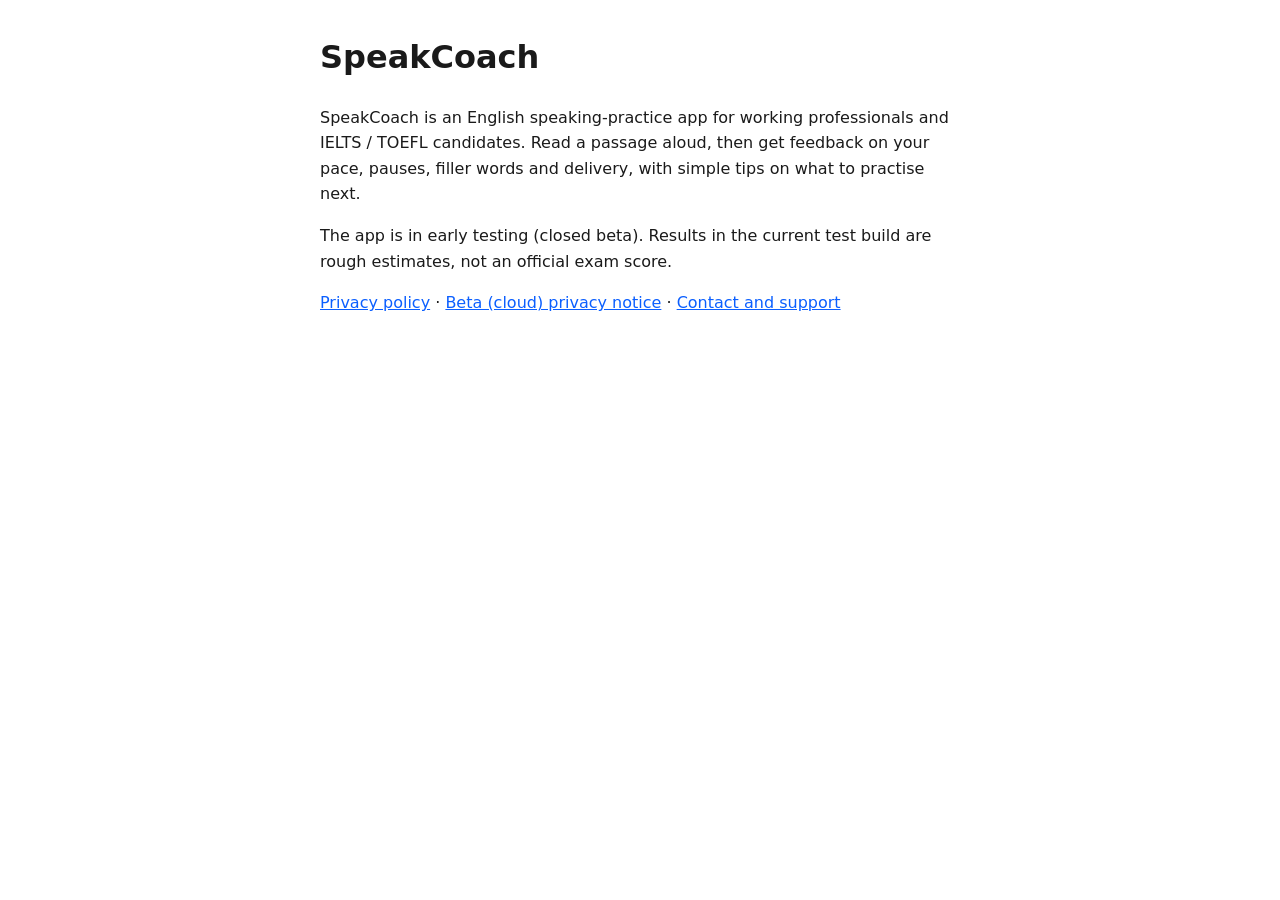
<file: index.html>
<!doctype html><html lang="en"><head><meta charset="utf-8"><meta name="viewport" content="width=device-width,initial-scale=1"><title>SpeakCoach</title><link rel="stylesheet" href="style.css"></head><body>
<h1>SpeakCoach</h1>
<p>SpeakCoach is an English speaking-practice app for working professionals and IELTS / TOEFL candidates. Read a passage aloud, then get feedback on your pace, pauses, filler words and delivery, with simple tips on what to practise next.</p>
<p>The app is in early testing (closed beta). Results in the current test build are rough estimates, not an official exam score.</p>
<p><a href="privacy.html">Privacy policy</a> · <a href="privacy-beta.html">Beta (cloud) privacy notice</a> · <a href="support.html">Contact and support</a></p>
</body></html>
</file>
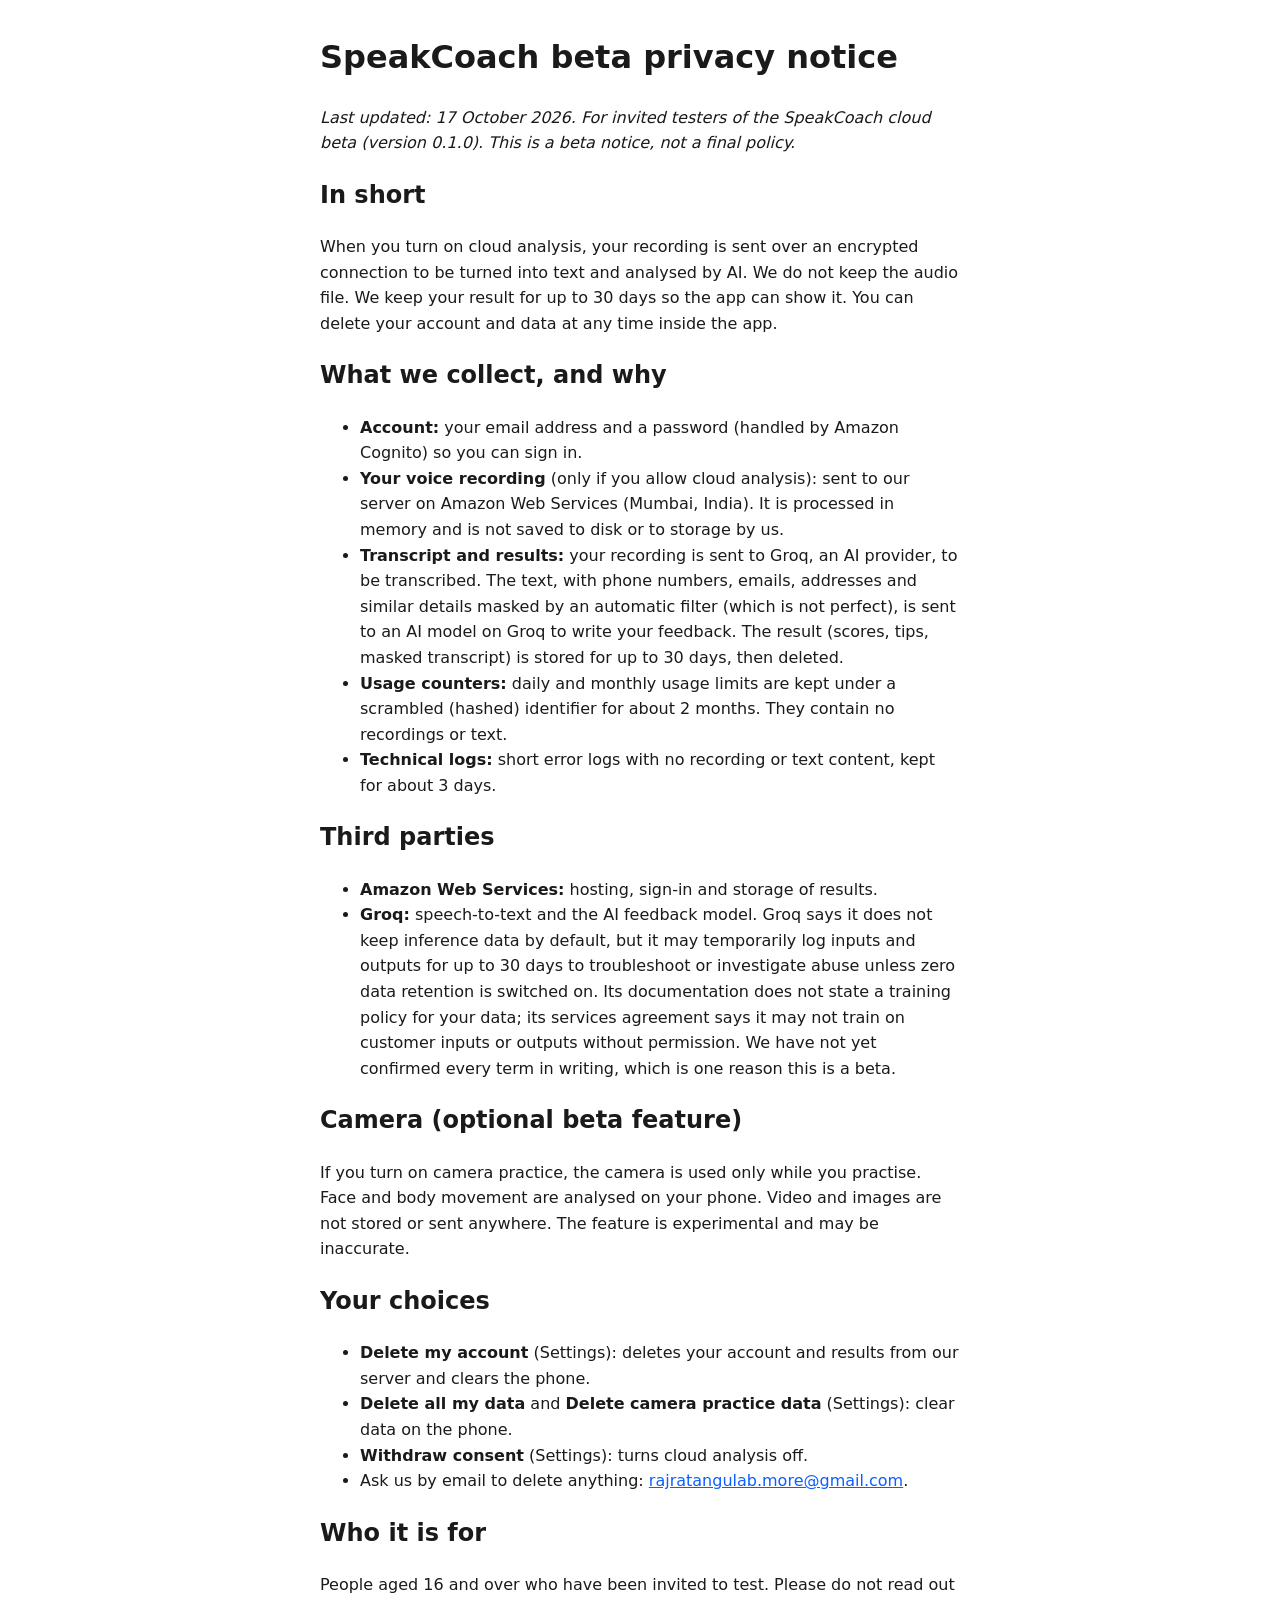
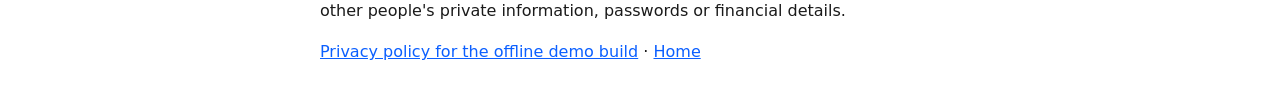
<file: privacy-beta.html>
<!doctype html><html lang="en"><head><meta charset="utf-8"><meta name="viewport" content="width=device-width,initial-scale=1"><title>SpeakCoach beta privacy notice</title><link rel="stylesheet" href="style.css"></head><body>
<h1>SpeakCoach beta privacy notice</h1>
<p><em>Last updated: 17 October 2026. For invited testers of the SpeakCoach cloud beta (version 0.1.0). This is a beta notice, not a final policy.</em></p>
<h2>In short</h2>
<p>When you turn on cloud analysis, your recording is sent over an encrypted connection to be turned into text and analysed by AI. We do not keep the audio file. We keep your result for up to 30 days so the app can show it. You can delete your account and data at any time inside the app.</p>
<h2>What we collect, and why</h2>
<ul>
<li><strong>Account:</strong> your email address and a password (handled by Amazon Cognito) so you can sign in.</li>
<li><strong>Your voice recording</strong> (only if you allow cloud analysis): sent to our server on Amazon Web Services (Mumbai, India). It is processed in memory and is not saved to disk or to storage by us.</li>
<li><strong>Transcript and results:</strong> your recording is sent to Groq, an AI provider, to be transcribed. The text, with phone numbers, emails, addresses and similar details masked by an automatic filter (which is not perfect), is sent to an AI model on Groq to write your feedback. The result (scores, tips, masked transcript) is stored for up to 30 days, then deleted.</li>
<li><strong>Usage counters:</strong> daily and monthly usage limits are kept under a scrambled (hashed) identifier for about 2 months. They contain no recordings or text.</li>
<li><strong>Technical logs:</strong> short error logs with no recording or text content, kept for about 3 days.</li>
</ul>
<h2>Third parties</h2>
<ul>
<li><strong>Amazon Web Services:</strong> hosting, sign-in and storage of results.</li>
<li><strong>Groq:</strong> speech-to-text and the AI feedback model. Groq says it does not keep inference data by default, but it may temporarily log inputs and outputs for up to 30 days to troubleshoot or investigate abuse unless zero data retention is switched on. Its documentation does not state a training policy for your data; its services agreement says it may not train on customer inputs or outputs without permission. We have not yet confirmed every term in writing, which is one reason this is a beta.</li>
</ul>
<h2>Camera (optional beta feature)</h2>
<p>If you turn on camera practice, the camera is used only while you practise. Face and body movement are analysed on your phone. Video and images are not stored or sent anywhere. The feature is experimental and may be inaccurate.</p>
<h2>Your choices</h2>
<ul>
<li><strong>Delete my account</strong> (Settings): deletes your account and results from our server and clears the phone.</li>
<li><strong>Delete all my data</strong> and <strong>Delete camera practice data</strong> (Settings): clear data on the phone.</li>
<li><strong>Withdraw consent</strong> (Settings): turns cloud analysis off.</li>
<li>Ask us by email to delete anything: <a href="mailto:rajratangulab.more@gmail.com">rajratangulab.more@gmail.com</a>.</li>
</ul>
<h2>Who it is for</h2>
<p>People aged 16 and over who have been invited to test. Please do not read out other people's private information, passwords or financial details.</p>
<p><a href="privacy.html">Privacy policy for the offline demo build</a> · <a href="index.html">Home</a></p>
</body></html>
</file>
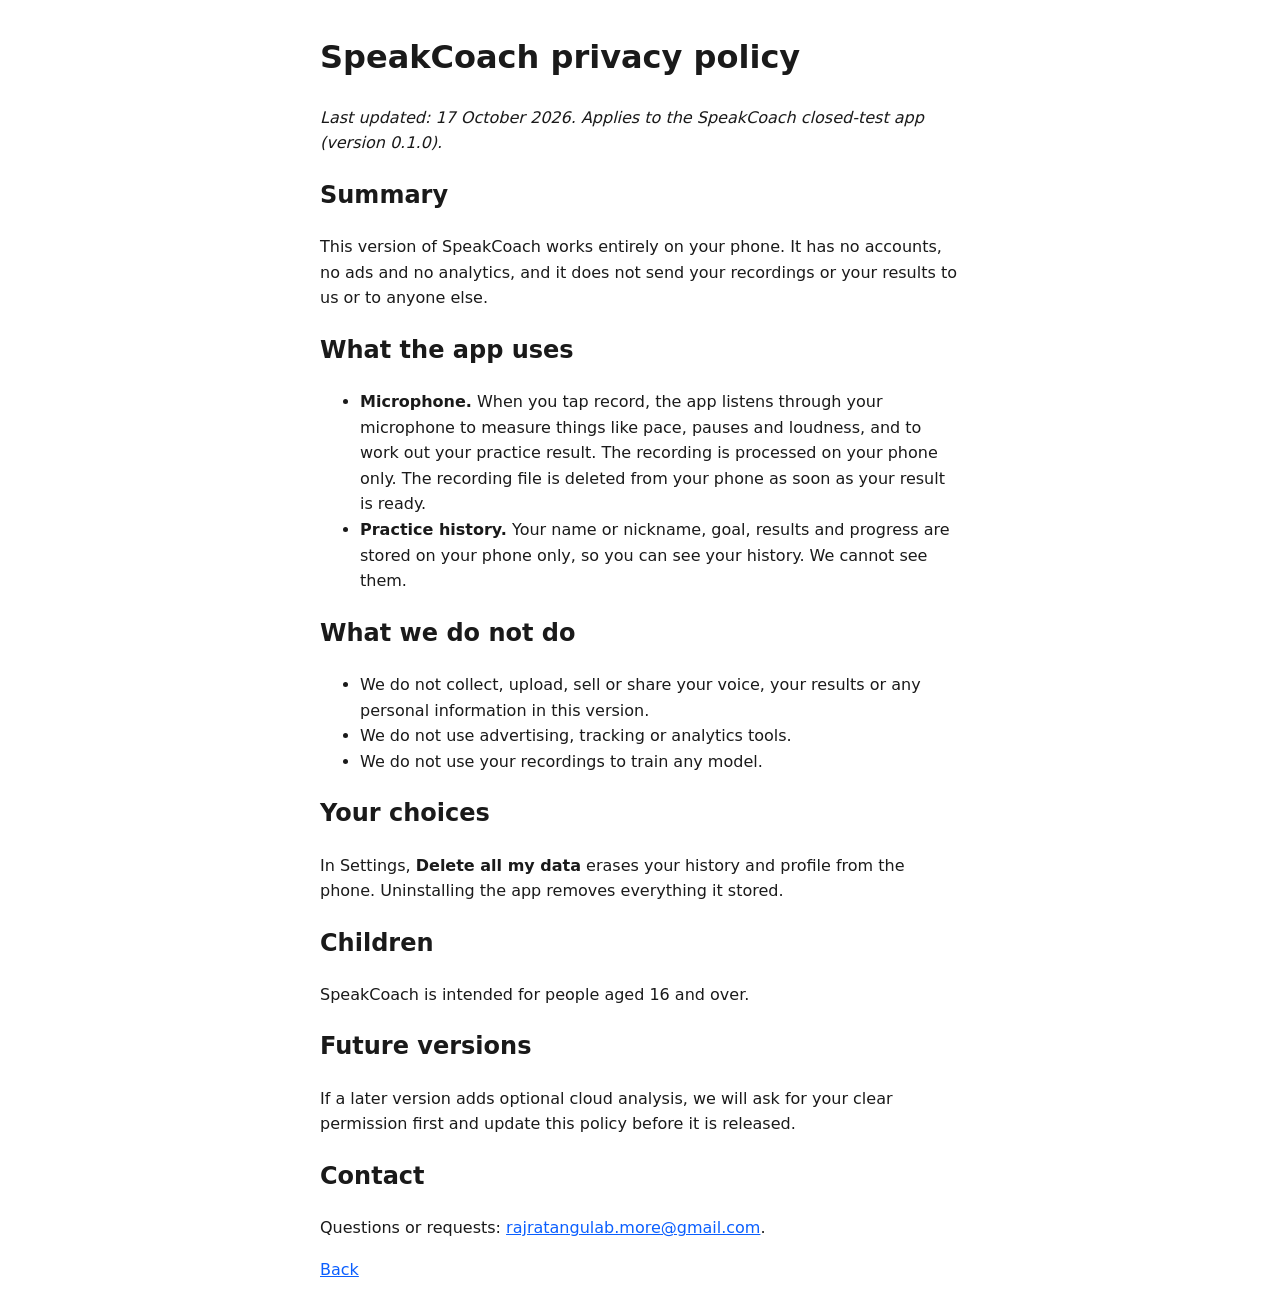
<file: privacy.html>
<!doctype html><html lang="en"><head><meta charset="utf-8"><meta name="viewport" content="width=device-width,initial-scale=1"><title>SpeakCoach privacy policy</title><link rel="stylesheet" href="style.css"></head><body>
<h1>SpeakCoach privacy policy</h1>
<p><em>Last updated: 17 October 2026. Applies to the SpeakCoach closed-test app (version 0.1.0).</em></p>
<h2>Summary</h2>
<p>This version of SpeakCoach works entirely on your phone. It has no accounts, no ads and no analytics, and it does not send your recordings or your results to us or to anyone else.</p>
<h2>What the app uses</h2>
<ul>
<li><strong>Microphone.</strong> When you tap record, the app listens through your microphone to measure things like pace, pauses and loudness, and to work out your practice result. The recording is processed on your phone only. The recording file is deleted from your phone as soon as your result is ready.</li>
<li><strong>Practice history.</strong> Your name or nickname, goal, results and progress are stored on your phone only, so you can see your history. We cannot see them.</li>
</ul>
<h2>What we do not do</h2>
<ul>
<li>We do not collect, upload, sell or share your voice, your results or any personal information in this version.</li>
<li>We do not use advertising, tracking or analytics tools.</li>
<li>We do not use your recordings to train any model.</li>
</ul>
<h2>Your choices</h2>
<p>In Settings, <strong>Delete all my data</strong> erases your history and profile from the phone. Uninstalling the app removes everything it stored.</p>
<h2>Children</h2>
<p>SpeakCoach is intended for people aged 16 and over.</p>
<h2>Future versions</h2>
<p>If a later version adds optional cloud analysis, we will ask for your clear permission first and update this policy before it is released.</p>
<h2>Contact</h2>
<p>Questions or requests: <a href="mailto:rajratangulab.more@gmail.com">rajratangulab.more@gmail.com</a>.</p>
<p><a href="index.html">Back</a></p>
</body></html>
</file>
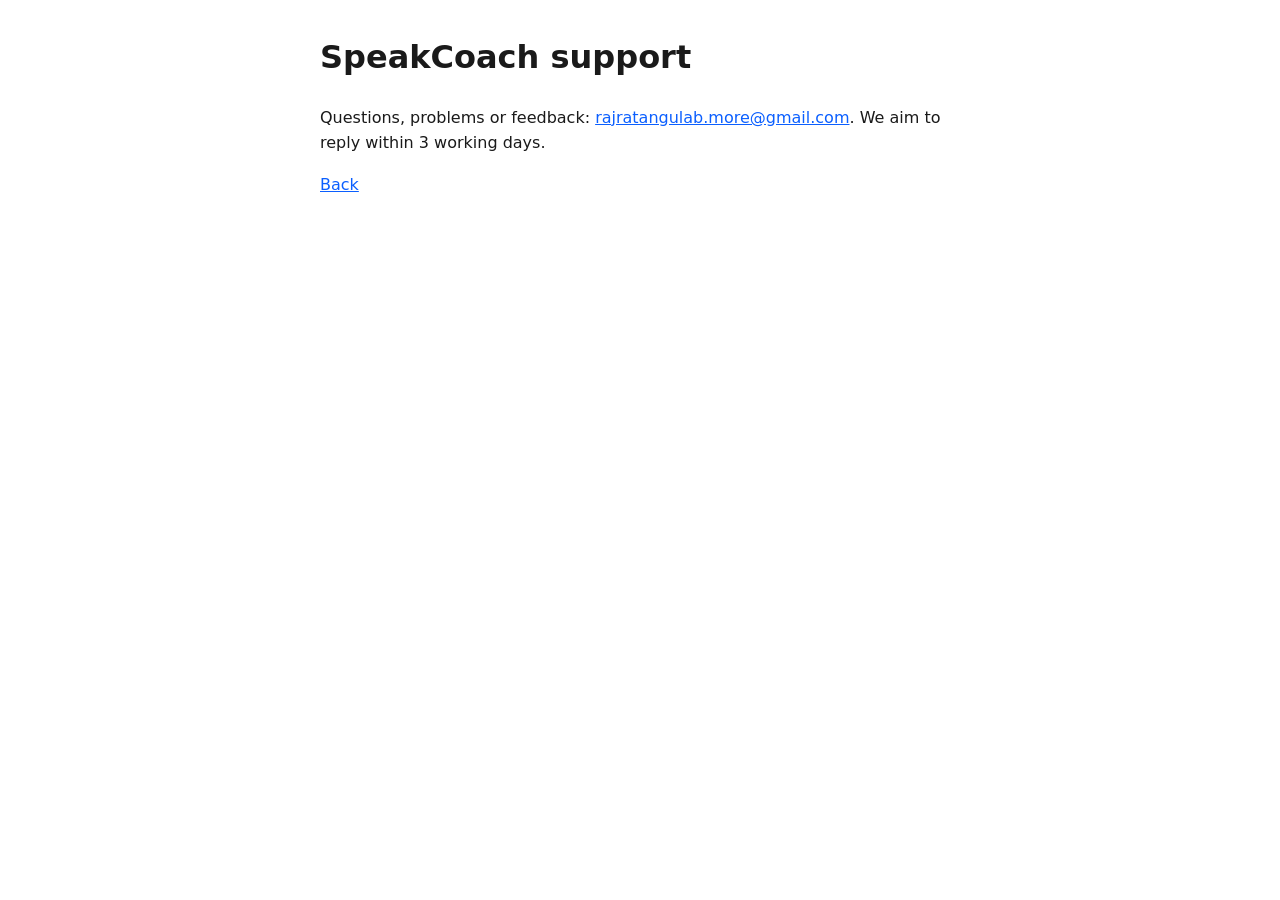
<file: support.html>
<!doctype html><html lang="en"><head><meta charset="utf-8"><meta name="viewport" content="width=device-width,initial-scale=1"><title>SpeakCoach support</title><link rel="stylesheet" href="style.css"></head><body>
<h1>SpeakCoach support</h1>
<p>Questions, problems or feedback: <a href="mailto:rajratangulab.more@gmail.com">rajratangulab.more@gmail.com</a>. We aim to reply within 3 working days.</p>
<p><a href="index.html">Back</a></p>
</body></html>
</file>
<file: style.css>
body{font-family:system-ui,sans-serif;max-width:40rem;margin:2rem auto;padding:0 1rem;line-height:1.6;color:#1a1a1a;background:#fff}
a{color:#0b5fff}
@media (prefers-color-scheme:dark){body{color:#eee;background:#111}a{color:#8ab4ff}}
</file>
